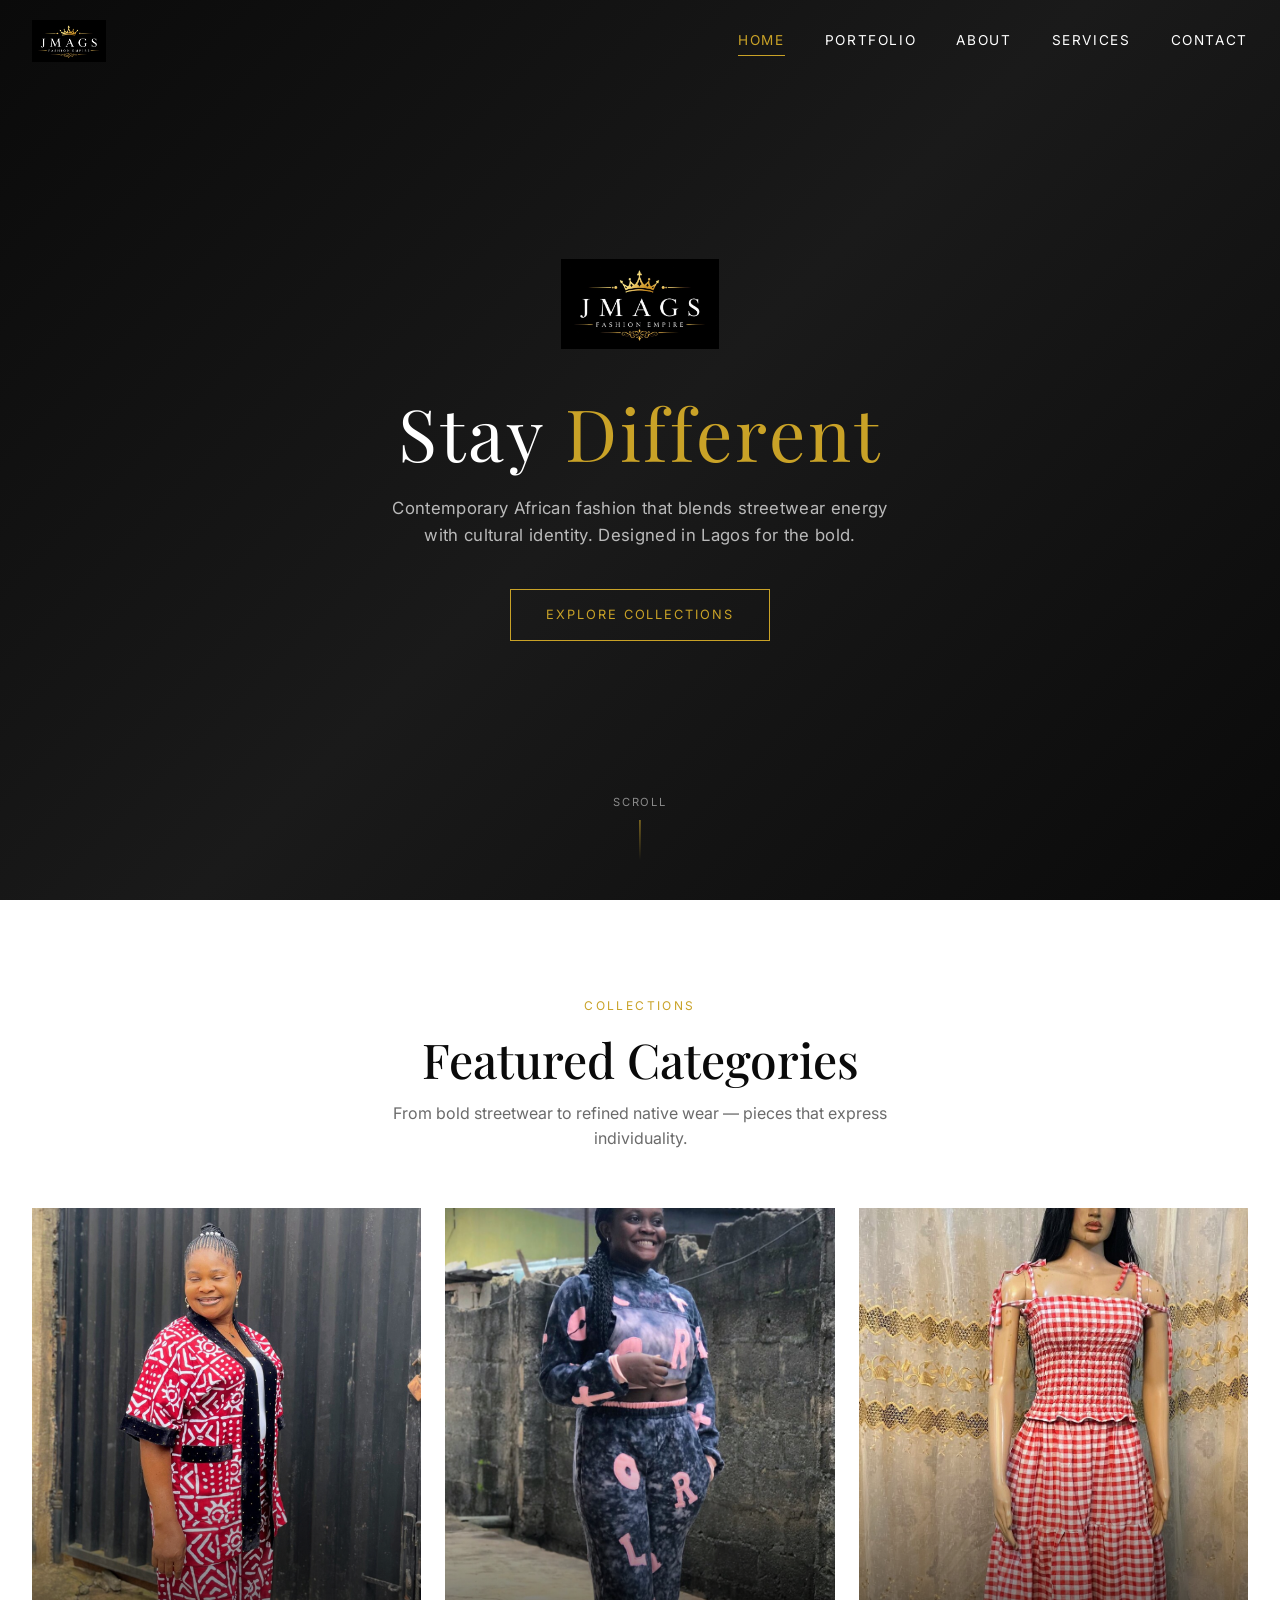
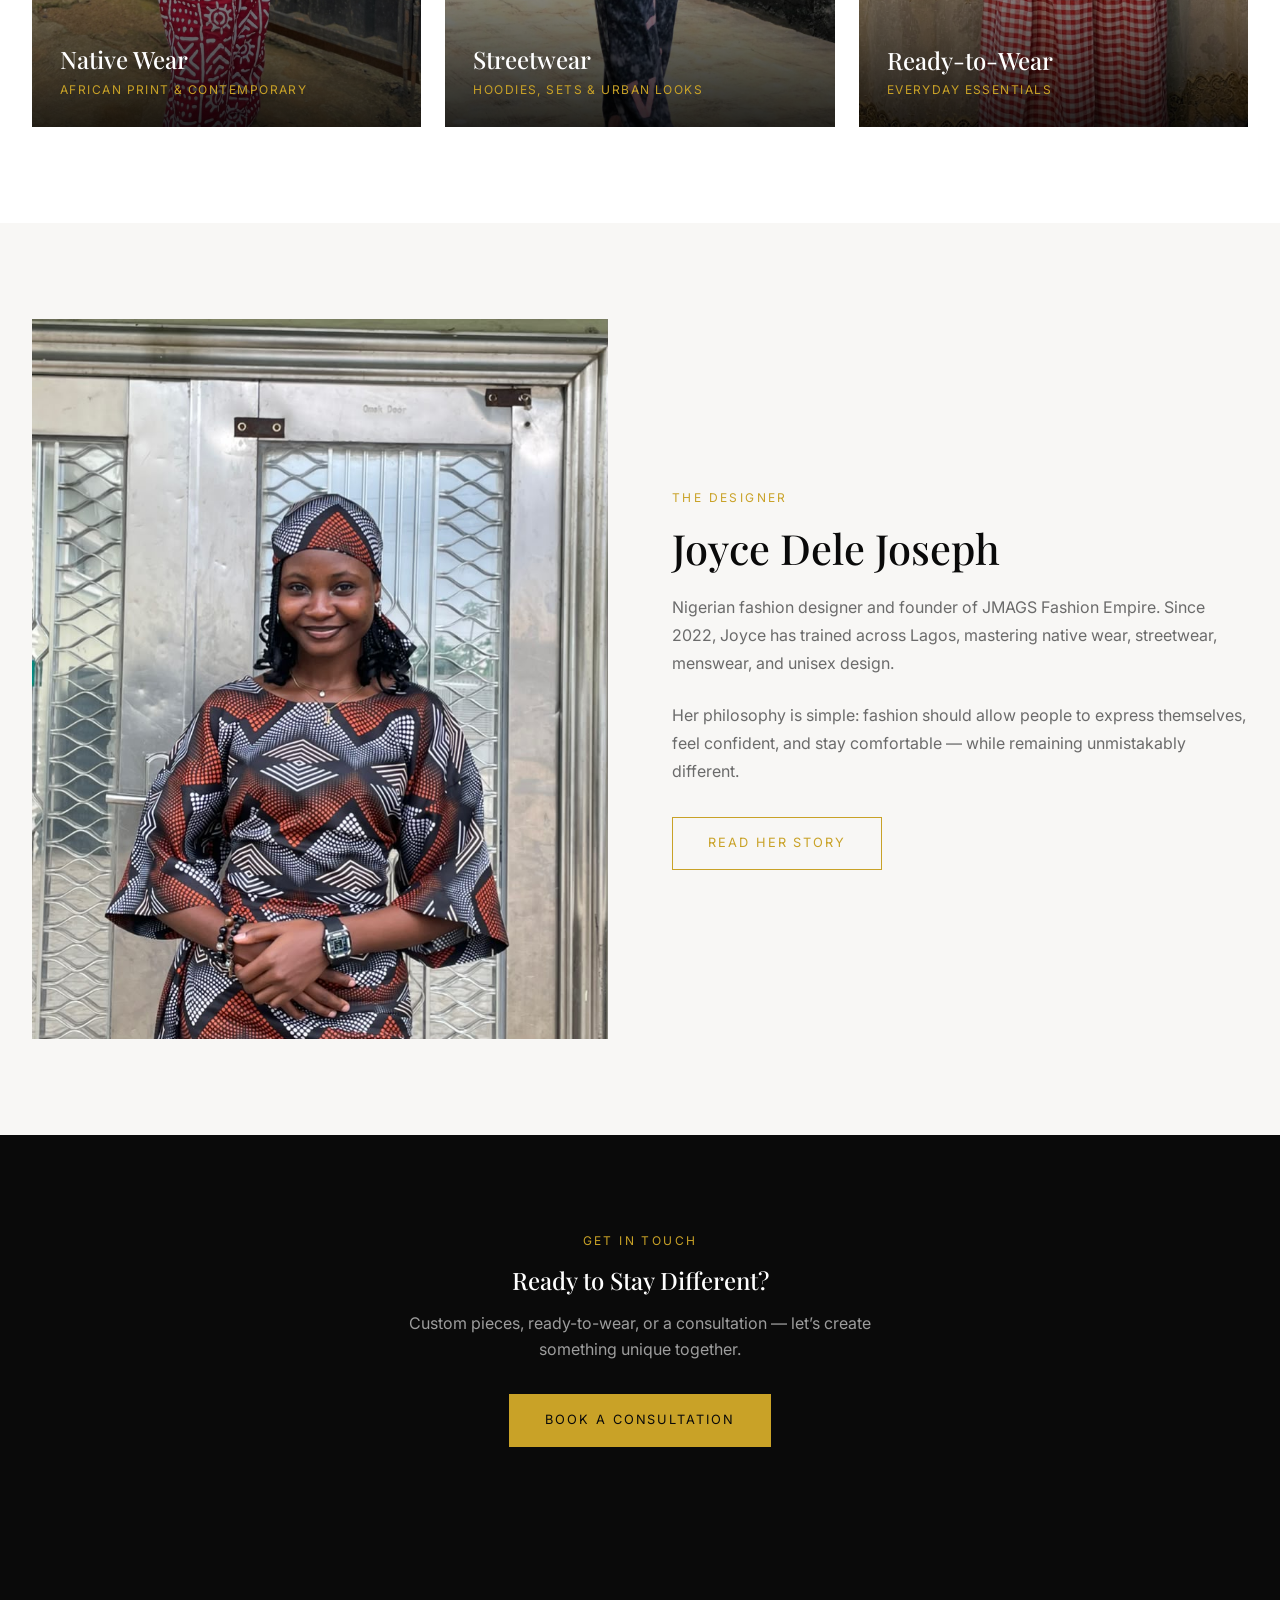
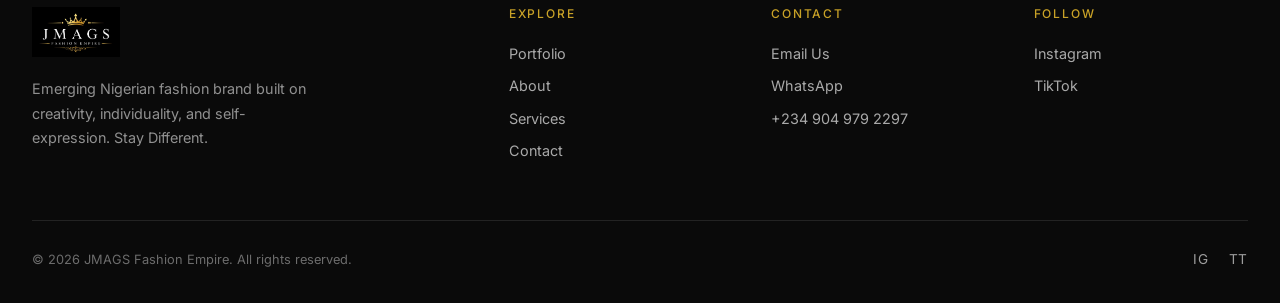
<file: index.html>
<!DOCTYPE html>
<html lang="en">
<head>
  <meta charset="UTF-8">
  <meta name="viewport" content="width=device-width, initial-scale=1.0">
  <title>JMAGS Fashion Empire | Stay Different</title>
  <meta name="description" content="JMAGS Fashion Empire — Nigerian fashion designer Joyce Dele Joseph. Native wear, streetwear, ready-to-wear & unisex pieces. Stay Different.">
  <link rel="preconnect" href="https://fonts.googleapis.com">
  <link rel="preconnect" href="https://fonts.gstatic.com" crossorigin>
  <link href="https://fonts.googleapis.com/css2?family=Inter:wght@300;400;500;600&family=Playfair+Display:ital,wght@0,400;0,500;0,600;1,400&display=swap" rel="stylesheet">
  <link rel="stylesheet" href="css/style.css">
</head>
<body>
  <!-- Header -->
  <header class="site-header">
    <div class="header-inner">
      <a href="index.html" class="nav-logo">
        <img src="assets/logo-dark.jpeg" alt="JMAGS Fashion Empire" class="logo-dark">
        <img src="assets/logo-light.jpeg" alt="JMAGS Fashion Empire" class="logo-light">
      </a>
      <nav class="nav-links">
        <a href="index.html" class="active">Home</a>
        <a href="portfolio.html">Portfolio</a>
        <a href="about.html">About</a>
        <a href="services.html">Services</a>
        <a href="contact.html">Contact</a>
      </nav>
      <button class="nav-toggle" aria-label="Open menu">
        <span></span>
        <span></span>
        <span></span>
      </button>
    </div>
  </header>

  <!-- Mobile Menu -->
  <div class="mobile-overlay"></div>
  <div class="mobile-menu">
    <a href="index.html">Home</a>
    <a href="portfolio.html">Portfolio</a>
    <a href="about.html">About</a>
    <a href="services.html">Services</a>
    <a href="contact.html">Contact</a>
  </div>

  <!-- Hero -->
  <section class="hero">
    <div class="hero-bg"></div>
    <div class="hero-content">
      <div class="hero-logo">
        <img src="assets/logo-dark.jpeg" alt="JMAGS Fashion Empire">
      </div>
      <h1 class="hero-tagline">Stay <span>Different</span></h1>
      <p class="hero-sub">Contemporary African fashion that blends streetwear energy with cultural identity. Designed in Lagos for the bold.</p>
      <a href="portfolio.html" class="btn">Explore Collections</a>
    </div>
    <div class="hero-scroll">
      <span>Scroll</span>
      <div class="hero-scroll-line"></div>
    </div>
  </section>

  <!-- Featured Categories -->
  <section class="section">
    <div class="container">
      <div class="section-header">
        <span class="section-label">Collections</span>
        <h2>Featured Categories</h2>
        <p>From bold streetwear to refined native wear — pieces that express individuality.</p>
      </div>
      <div class="categories-grid">
        <a href="portfolio.html?filter=native" class="category-card">
          <img src="assets/images/native/native-01-red-print-set.jpg" alt="Native Wear">
          <div class="category-overlay">
            <h3>Native Wear</h3>
            <span>African Print & Contemporary</span>
          </div>
        </a>
        <a href="portfolio.html?filter=streetwear" class="category-card">
          <img src="assets/images/streetwear/street-01-acid-wash-set.jpg" alt="Streetwear">
          <div class="category-overlay">
            <h3>Streetwear</h3>
            <span>Hoodies, Sets & Urban Looks</span>
          </div>
        </a>
        <a href="portfolio.html?filter=ready-to-wear" class="category-card">
          <img src="assets/images/ready-to-wear/rtw-02-red-gingham-set.jpg" alt="Ready-to-Wear">
          <div class="category-overlay">
            <h3>Ready-to-Wear</h3>
            <span>Everyday Essentials</span>
          </div>
        </a>
      </div>
    </div>
  </section>

  <!-- About Preview -->
  <section class="section section-light">
    <div class="container">
      <div class="about-preview">
        <div class="about-preview-image">
          <img src="assets/joyce-headshot.jpeg" alt="Joyce Dele Joseph — Founder of JMAGS Fashion Empire">
        </div>
        <div class="about-preview-content">
          <span class="section-label">The Designer</span>
          <h2>Joyce Dele Joseph</h2>
          <p>Nigerian fashion designer and founder of JMAGS Fashion Empire. Since 2022, Joyce has trained across Lagos, mastering native wear, streetwear, menswear, and unisex design.</p>
          <p>Her philosophy is simple: fashion should allow people to express themselves, feel confident, and stay comfortable — while remaining unmistakably different.</p>
          <a href="about.html" class="btn">Read Her Story</a>
        </div>
      </div>
    </div>
  </section>

  <!-- CTA -->
  <section class="section section-dark">
    <div class="container text-center">
      <span class="section-label">Get in Touch</span>
      <h2 style="margin-bottom: 1rem;">Ready to Stay Different?</h2>
      <p style="color: rgba(255,255,255,0.6); max-width: 480px; margin: 0 auto 2rem;">Custom pieces, ready-to-wear, or a consultation — let’s create something unique together.</p>
      <a href="contact.html" class="btn btn-filled">Book a Consultation</a>
    </div>
  </section>

  <!-- Footer -->
  <footer class="site-footer">
    <div class="container">
      <div class="footer-grid">
        <div class="footer-brand">
          <img src="assets/logo-dark.jpeg" alt="JMAGS Fashion Empire">
          <p>Emerging Nigerian fashion brand built on creativity, individuality, and self-expression. Stay Different.</p>
        </div>
        <div class="footer-col">
          <h4>Explore</h4>
          <a href="portfolio.html">Portfolio</a>
          <a href="about.html">About</a>
          <a href="services.html">Services</a>
          <a href="contact.html">Contact</a>
        </div>
        <div class="footer-col">
          <h4>Contact</h4>
          <a href="mailto:Jmagsfashionempire354@gmail.com">Email Us</a>
          <a href="https://wa.me/2349049792297" target="_blank" rel="noopener">WhatsApp</a>
          <a href="tel:+2349049792297">+234 904 979 2297</a>
        </div>
        <div class="footer-col">
          <h4>Follow</h4>
          <a href="https://instagram.com/jmags29" target="_blank" rel="noopener">Instagram</a>
          <a href="https://www.tiktok.com/@Jmags051" target="_blank" rel="noopener">TikTok</a>
        </div>
      </div>
      <div class="footer-bottom">
        <span>&copy; 2026 JMAGS Fashion Empire. All rights reserved.</span>
        <div class="social-links">
          <a href="https://instagram.com/jmags29" target="_blank" rel="noopener">IG</a>
          <a href="https://www.tiktok.com/@Jmags051" target="_blank" rel="noopener">TT</a>
        </div>
      </div>
    </div>
  </footer>

  <script src="js/main.js"></script>
</body>
</html>
</file>
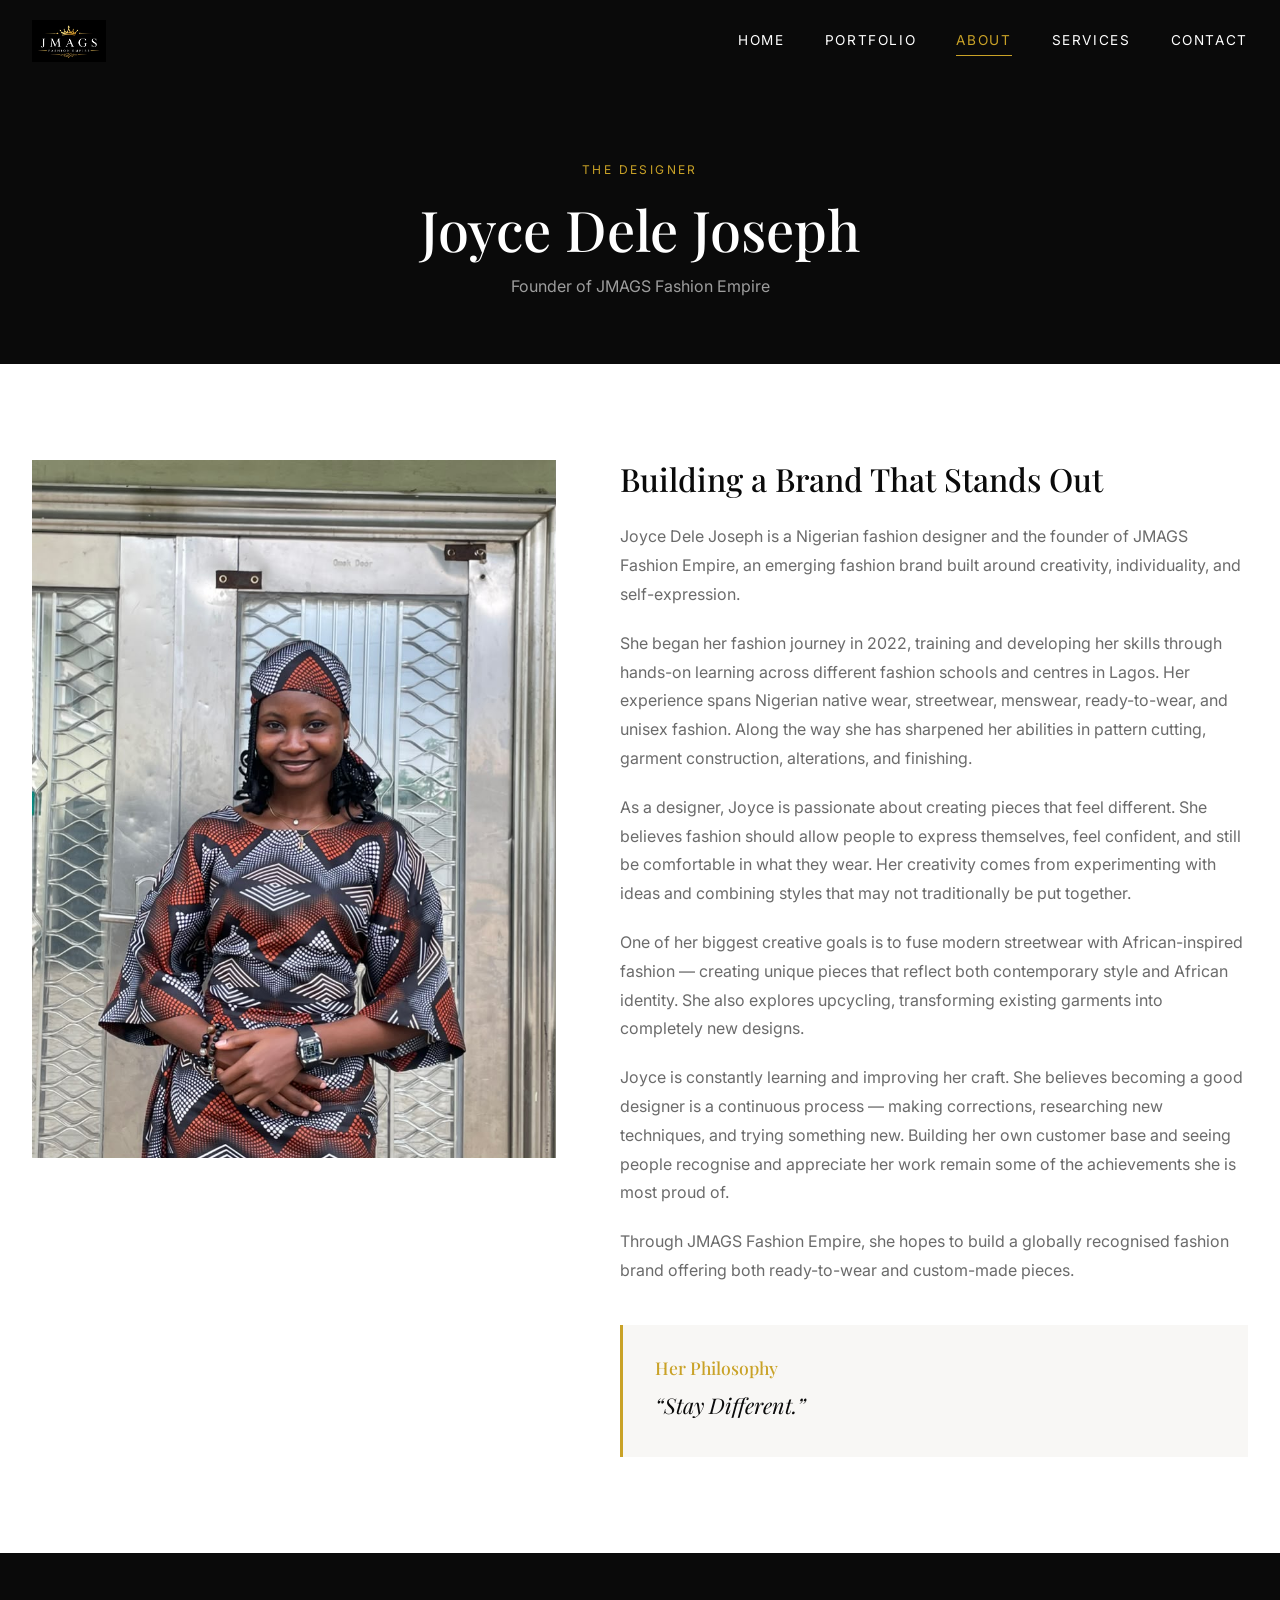
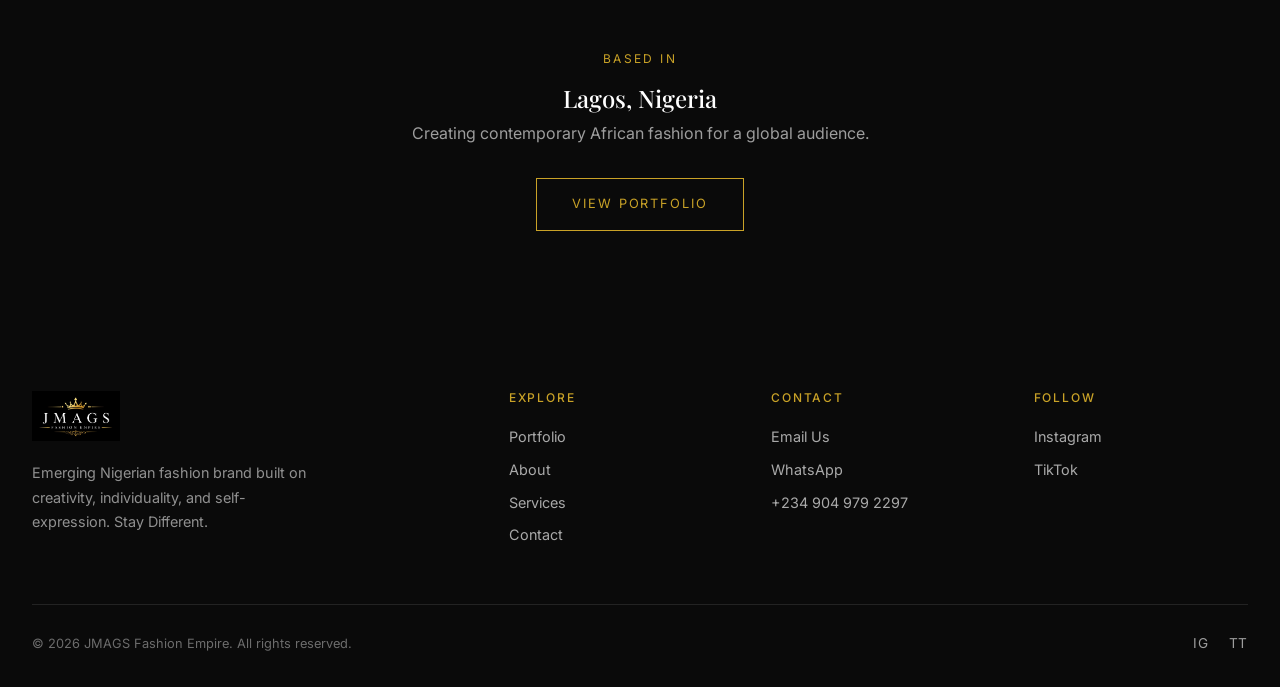
<file: about.html>
<!DOCTYPE html>
<html lang="en">
<head>
  <meta charset="UTF-8">
  <meta name="viewport" content="width=device-width, initial-scale=1.0">
  <title>About Joyce Dele Joseph | JMAGS Fashion Empire</title>
  <meta name="description" content="Meet Joyce Dele Joseph — Nigerian fashion designer and founder of JMAGS Fashion Empire. Her journey, philosophy, and vision.">
  <link rel="preconnect" href="https://fonts.googleapis.com">
  <link rel="preconnect" href="https://fonts.gstatic.com" crossorigin>
  <link href="https://fonts.googleapis.com/css2?family=Inter:wght@300;400;500;600&family=Playfair+Display:ital,wght@0,400;0,500;0,600;1,400&display=swap" rel="stylesheet">
  <link rel="stylesheet" href="css/style.css">
</head>
<body class="light-nav">
  <header class="site-header">
    <div class="header-inner">
      <a href="index.html" class="nav-logo">
        <img src="assets/logo-dark.jpeg" alt="JMAGS Fashion Empire" class="logo-dark">
        <img src="assets/logo-light.jpeg" alt="JMAGS Fashion Empire" class="logo-light">
      </a>
      <nav class="nav-links">
        <a href="index.html">Home</a>
        <a href="portfolio.html">Portfolio</a>
        <a href="about.html" class="active">About</a>
        <a href="services.html">Services</a>
        <a href="contact.html">Contact</a>
      </nav>
      <button class="nav-toggle" aria-label="Open menu">
        <span></span><span></span><span></span>
      </button>
    </div>
  </header>

  <div class="mobile-overlay"></div>
  <div class="mobile-menu">
    <a href="index.html">Home</a>
    <a href="portfolio.html">Portfolio</a>
    <a href="about.html">About</a>
    <a href="services.html">Services</a>
    <a href="contact.html">Contact</a>
  </div>

  <section class="page-hero">
    <div class="container">
      <span class="section-label">The Designer</span>
      <h1>Joyce Dele Joseph</h1>
      <p>Founder of JMAGS Fashion Empire</p>
    </div>
  </section>

  <section class="section">
    <div class="container">
      <div class="about-full">
        <div class="about-full-image">
          <img src="assets/joyce-headshot.jpeg" alt="Joyce Dele Joseph">
        </div>
        <div class="about-full-content">
          <h2>Building a Brand That Stands Out</h2>
          <p>Joyce Dele Joseph is a Nigerian fashion designer and the founder of JMAGS Fashion Empire, an emerging fashion brand built around creativity, individuality, and self-expression.</p>
          <p>She began her fashion journey in 2022, training and developing her skills through hands-on learning across different fashion schools and centres in Lagos. Her experience spans Nigerian native wear, streetwear, menswear, ready-to-wear, and unisex fashion. Along the way she has sharpened her abilities in pattern cutting, garment construction, alterations, and finishing.</p>
          <p>As a designer, Joyce is passionate about creating pieces that feel different. She believes fashion should allow people to express themselves, feel confident, and still be comfortable in what they wear. Her creativity comes from experimenting with ideas and combining styles that may not traditionally be put together.</p>
          <p>One of her biggest creative goals is to fuse modern streetwear with African-inspired fashion — creating unique pieces that reflect both contemporary style and African identity. She also explores upcycling, transforming existing garments into completely new designs.</p>
          <p>Joyce is constantly learning and improving her craft. She believes becoming a good designer is a continuous process — making corrections, researching new techniques, and trying something new. Building her own customer base and seeing people recognise and appreciate her work remain some of the achievements she is most proud of.</p>
          <p>Through JMAGS Fashion Empire, she hopes to build a globally recognised fashion brand offering both ready-to-wear and custom-made pieces.</p>

          <div class="philosophy-box">
            <h3>Her Philosophy</h3>
            <p>“Stay Different.”</p>
          </div>
        </div>
      </div>
    </div>
  </section>

  <section class="section section-dark">
    <div class="container text-center">
      <span class="section-label">Based in</span>
      <h2 style="margin-bottom: 0.5rem;">Lagos, Nigeria</h2>
      <p style="color: rgba(255,255,255,0.6); margin-bottom: 2rem;">Creating contemporary African fashion for a global audience.</p>
      <a href="portfolio.html" class="btn">View Portfolio</a>
    </div>
  </section>

  <footer class="site-footer">
    <div class="container">
      <div class="footer-grid">
        <div class="footer-brand">
          <img src="assets/logo-dark.jpeg" alt="JMAGS Fashion Empire">
          <p>Emerging Nigerian fashion brand built on creativity, individuality, and self-expression. Stay Different.</p>
        </div>
        <div class="footer-col">
          <h4>Explore</h4>
          <a href="portfolio.html">Portfolio</a>
          <a href="about.html">About</a>
          <a href="services.html">Services</a>
          <a href="contact.html">Contact</a>
        </div>
        <div class="footer-col">
          <h4>Contact</h4>
          <a href="mailto:Jmagsfashionempire354@gmail.com">Email Us</a>
          <a href="https://wa.me/2349049792297" target="_blank" rel="noopener">WhatsApp</a>
          <a href="tel:+2349049792297">+234 904 979 2297</a>
        </div>
        <div class="footer-col">
          <h4>Follow</h4>
          <a href="https://instagram.com/jmags29" target="_blank" rel="noopener">Instagram</a>
          <a href="https://www.tiktok.com/@Jmags051" target="_blank" rel="noopener">TikTok</a>
        </div>
      </div>
      <div class="footer-bottom">
        <span>&copy; 2026 JMAGS Fashion Empire. All rights reserved.</span>
        <div class="social-links">
          <a href="https://instagram.com/jmags29" target="_blank" rel="noopener">IG</a>
          <a href="https://www.tiktok.com/@Jmags051" target="_blank" rel="noopener">TT</a>
        </div>
      </div>
    </div>
  </footer>

  <script src="js/main.js"></script>
</body>
</html>
</file>
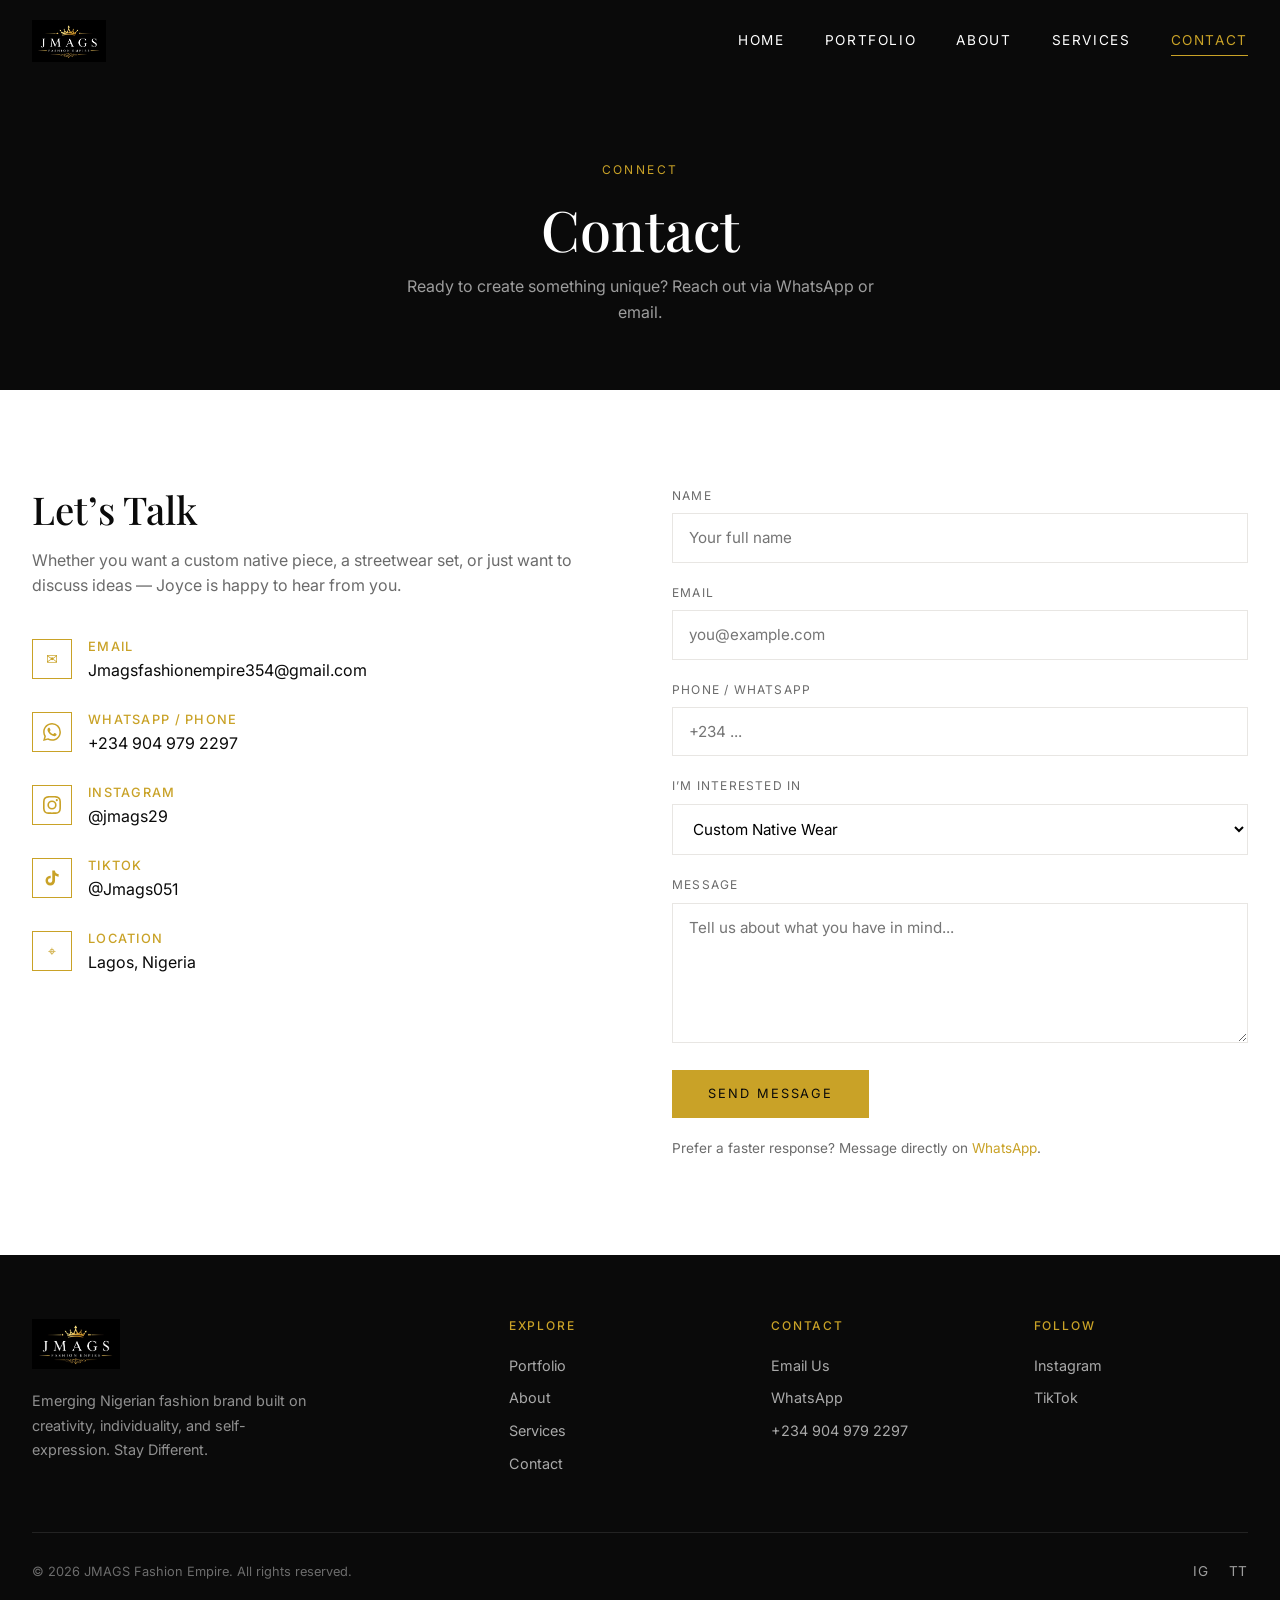
<file: contact.html>
<!DOCTYPE html>
<html lang="en">
<head>
  <meta charset="UTF-8">
  <meta name="viewport" content="width=device-width, initial-scale=1.0">
  <title>Contact | JMAGS Fashion Empire</title>
  <meta name="description" content="Get in touch with JMAGS Fashion Empire. WhatsApp, email or Instagram — let's create something different.">
  <link rel="preconnect" href="https://fonts.googleapis.com">
  <link rel="preconnect" href="https://fonts.gstatic.com" crossorigin>
  <link href="https://fonts.googleapis.com/css2?family=Inter:wght@300;400;500;600&family=Playfair+Display:ital,wght@0,400;0,500;0,600;1,400&display=swap" rel="stylesheet">
  <link rel="stylesheet" href="css/style.css">
</head>
<body class="light-nav">
  <header class="site-header">
    <div class="header-inner">
      <a href="index.html" class="nav-logo">
        <img src="assets/logo-dark.jpeg" alt="JMAGS Fashion Empire" class="logo-dark">
        <img src="assets/logo-light.jpeg" alt="JMAGS Fashion Empire" class="logo-light">
      </a>
      <nav class="nav-links">
        <a href="index.html">Home</a>
        <a href="portfolio.html">Portfolio</a>
        <a href="about.html">About</a>
        <a href="services.html">Services</a>
        <a href="contact.html" class="active">Contact</a>
      </nav>
      <button class="nav-toggle" aria-label="Open menu">
        <span></span><span></span><span></span>
      </button>
    </div>
  </header>

  <div class="mobile-overlay"></div>
  <div class="mobile-menu">
    <a href="index.html">Home</a>
    <a href="portfolio.html">Portfolio</a>
    <a href="about.html">About</a>
    <a href="services.html">Services</a>
    <a href="contact.html">Contact</a>
  </div>

  <section class="page-hero">
    <div class="container">
      <span class="section-label">Connect</span>
      <h1>Contact</h1>
      <p>Ready to create something unique? Reach out via WhatsApp or email.</p>
    </div>
  </section>

  <section class="section">
    <div class="container">
      <div class="contact-grid">
        <div class="contact-info">
          <h2>Let’s Talk</h2>
          <p>Whether you want a custom native piece, a streetwear set, or just want to discuss ideas — Joyce is happy to hear from you.</p>

          <div class="contact-detail">
            <div class="contact-detail-icon">✉</div>
            <div>
              <h4>Email</h4>
              <a href="mailto:Jmagsfashionempire354@gmail.com">Jmagsfashionempire354@gmail.com</a>
            </div>
          </div>

          <div class="contact-detail">
            <div class="contact-detail-icon">
              <svg viewBox="0 0 24 24" width="18" height="18" fill="currentColor" aria-hidden="true">
                <path d="M17.472 14.382c-.297-.149-1.758-.867-2.03-.967-.273-.099-.471-.148-.67.15-.197.297-.767.966-.94 1.164-.173.199-.347.223-.644.075-.297-.15-1.255-.463-2.39-1.475-.883-.788-1.48-1.761-1.653-2.059-.173-.297-.018-.458.13-.606.134-.133.298-.347.446-.52.149-.174.198-.298.298-.497.099-.198.05-.371-.025-.52-.075-.149-.669-1.612-.916-2.207-.242-.579-.487-.5-.669-.51-.173-.008-.371-.01-.57-.01-.198 0-.52.074-.792.372-.272.297-1.04 1.016-1.04 2.479 0 1.462 1.065 2.875 1.213 3.074.149.198 2.096 3.2 5.077 4.487.709.306 1.262.489 1.694.625.712.227 1.36.195 1.871.118.571-.085 1.758-.719 2.006-1.413.248-.694.248-1.289.173-1.413-.074-.124-.272-.198-.57-.347m-5.421 7.403h-.004a9.87 9.87 0 0 1-5.031-1.378l-.361-.214-3.741.982.998-3.648-.235-.374a9.86 9.86 0 0 1-1.51-5.26c.001-5.45 4.436-9.884 9.888-9.884 2.64 0 5.122 1.03 6.988 2.898a9.825 9.825 0 0 1 2.893 6.994c-.003 5.45-4.435 9.884-9.885 9.884m8.413-18.297A11.815 11.815 0 0 0 12.05 0C5.495 0 .16 5.335.157 11.892c0 2.096.547 4.142 1.588 5.945L.057 24l6.305-1.654a11.882 11.882 0 0 0 5.683 1.448h.005c6.554 0 11.89-5.335 11.893-11.893a11.821 11.821 0 0 0-3.48-8.413z"/>
              </svg>
            </div>
            <div>
              <h4>WhatsApp / Phone</h4>
              <a href="https://wa.me/2349049792297" target="_blank" rel="noopener">+234 904 979 2297</a>
            </div>
          </div>

          <div class="contact-detail">
            <div class="contact-detail-icon">
              <svg viewBox="0 0 24 24" width="18" height="18" fill="currentColor" aria-hidden="true">
                <path d="M12 2.163c3.204 0 3.584.012 4.85.07 3.252.148 4.771 1.691 4.919 4.919.058 1.265.069 1.645.069 4.849 0 3.205-.012 3.584-.069 4.849-.149 3.225-1.664 4.771-4.919 4.919-1.266.058-1.644.07-4.85.07-3.204 0-3.584-.012-4.849-.07-3.26-.149-4.771-1.699-4.919-4.92-.058-1.265-.07-1.644-.07-4.849 0-3.204.013-3.583.07-4.849.149-3.227 1.664-4.771 4.919-4.919 1.266-.057 1.645-.069 4.849-.069zM12 0C8.741 0 8.333.014 7.053.072 2.695.272.273 2.69.073 7.052.014 8.333 0 8.741 0 12c0 3.259.014 3.668.072 4.948.2 4.358 2.618 6.78 6.98 6.98C8.333 23.986 8.741 24 12 24c3.259 0 3.668-.014 4.948-.072 4.354-.2 6.782-2.618 6.979-6.98.059-1.28.073-1.689.073-4.948 0-3.259-.014-3.667-.072-4.947-.196-4.354-2.617-6.78-6.979-6.98C15.668.014 15.259 0 12 0zm0 5.838a6.162 6.162 0 1 0 0 12.324 6.162 6.162 0 0 0 0-12.324zM12 16a4 4 0 1 1 0-8 4 4 0 0 1 0 8zm6.406-11.845a1.44 1.44 0 1 0 0 2.881 1.44 1.44 0 0 0 0-2.881z"/>
              </svg>
            </div>
            <div>
              <h4>Instagram</h4>
              <a href="https://instagram.com/jmags29" target="_blank" rel="noopener">@jmags29</a>
            </div>
          </div>

          <div class="contact-detail">
            <div class="contact-detail-icon">
              <svg viewBox="0 0 24 24" width="18" height="18" fill="currentColor" aria-hidden="true">
                <path d="M19.59 6.69a4.83 4.83 0 0 1-3.77-4.25V2h-3.45v13.67a2.89 2.89 0 0 1-2.88 2.5 2.89 2.89 0 0 1-2.89-2.89 2.89 2.89 0 0 1 2.89-2.89c.28 0 .54.04.79.1v-3.5a6.37 6.37 0 0 0-.79-.05A6.34 6.34 0 0 0 3.36 15.7a6.34 6.34 0 0 0 6.34 6.34 6.34 6.34 0 0 0 6.34-6.34V8.73a8.18 8.18 0 0 0 4.78 1.52V6.79a4.85 4.85 0 0 1-1.23-.1z"/>
              </svg>
            </div>
            <div>
              <h4>TikTok</h4>
              <a href="https://www.tiktok.com/@Jmags051" target="_blank" rel="noopener">@Jmags051</a>
            </div>
          </div>

          <div class="contact-detail">
            <div class="contact-detail-icon">⌖</div>
            <div>
              <h4>Location</h4>
              <p>Lagos, Nigeria</p>
            </div>
          </div>
        </div>

        <div>
          <form class="contact-form" action="https://formspree.io/f/xaenvkzq" method="POST">
            <!-- Replace action with a real Formspree or Formsubmit endpoint later -->
            <div class="form-group">
              <label for="name">Name</label>
              <input type="text" id="name" name="name" required placeholder="Your full name">
            </div>
            <div class="form-group">
              <label for="email">Email</label>
              <input type="email" id="email" name="email" required placeholder="you@example.com">
            </div>
            <div class="form-group">
              <label for="phone">Phone / WhatsApp</label>
              <input type="tel" id="phone" name="phone" placeholder="+234 ...">
            </div>
            <div class="form-group">
              <label for="interest">I’m interested in</label>
              <select id="interest" name="interest">
                <option value="custom-native">Custom Native Wear</option>
                <option value="streetwear">Streetwear / Sets</option>
                <option value="ready-to-wear">Ready-to-Wear</option>
                <option value="menswear">Menswear / Unisex</option>
                <option value="alterations">Alterations / Upcycling</option>
                <option value="consultation">Consultation</option>
                <option value="other">Other</option>
              </select>
            </div>
            <div class="form-group">
              <label for="message">Message</label>
              <textarea id="message" name="message" required placeholder="Tell us about what you have in mind..."></textarea>
            </div>
            <button type="submit" class="btn btn-filled" style="align-self: flex-start;">Send Message</button>
          </form>
          <p style="margin-top: 1.25rem; font-size: 0.85rem; color: var(--gray);">
            Prefer a faster response? Message directly on <a href="https://wa.me/2349049792297" target="_blank" rel="noopener" style="color: var(--gold);">WhatsApp</a>.
          </p>
        </div>
      </div>
    </div>
  </section>

  <footer class="site-footer">
    <div class="container">
      <div class="footer-grid">
        <div class="footer-brand">
          <img src="assets/logo-dark.jpeg" alt="JMAGS Fashion Empire">
          <p>Emerging Nigerian fashion brand built on creativity, individuality, and self-expression. Stay Different.</p>
        </div>
        <div class="footer-col">
          <h4>Explore</h4>
          <a href="portfolio.html">Portfolio</a>
          <a href="about.html">About</a>
          <a href="services.html">Services</a>
          <a href="contact.html">Contact</a>
        </div>
        <div class="footer-col">
          <h4>Contact</h4>
          <a href="mailto:Jmagsfashionempire354@gmail.com">Email Us</a>
          <a href="https://wa.me/2349049792297" target="_blank" rel="noopener">WhatsApp</a>
          <a href="tel:+2349049792297">+234 904 979 2297</a>
        </div>
        <div class="footer-col">
          <h4>Follow</h4>
          <a href="https://instagram.com/jmags29" target="_blank" rel="noopener">Instagram</a>
          <a href="https://www.tiktok.com/@Jmags051" target="_blank" rel="noopener">TikTok</a>
        </div>
      </div>
      <div class="footer-bottom">
        <span>&copy; 2026 JMAGS Fashion Empire. All rights reserved.</span>
        <div class="social-links">
          <a href="https://instagram.com/jmags29" target="_blank" rel="noopener">IG</a>
          <a href="https://www.tiktok.com/@Jmags051" target="_blank" rel="noopener">TT</a>
        </div>
      </div>
    </div>
  </footer>

  <script src="js/main.js"></script>
</body>
</html>
</file>
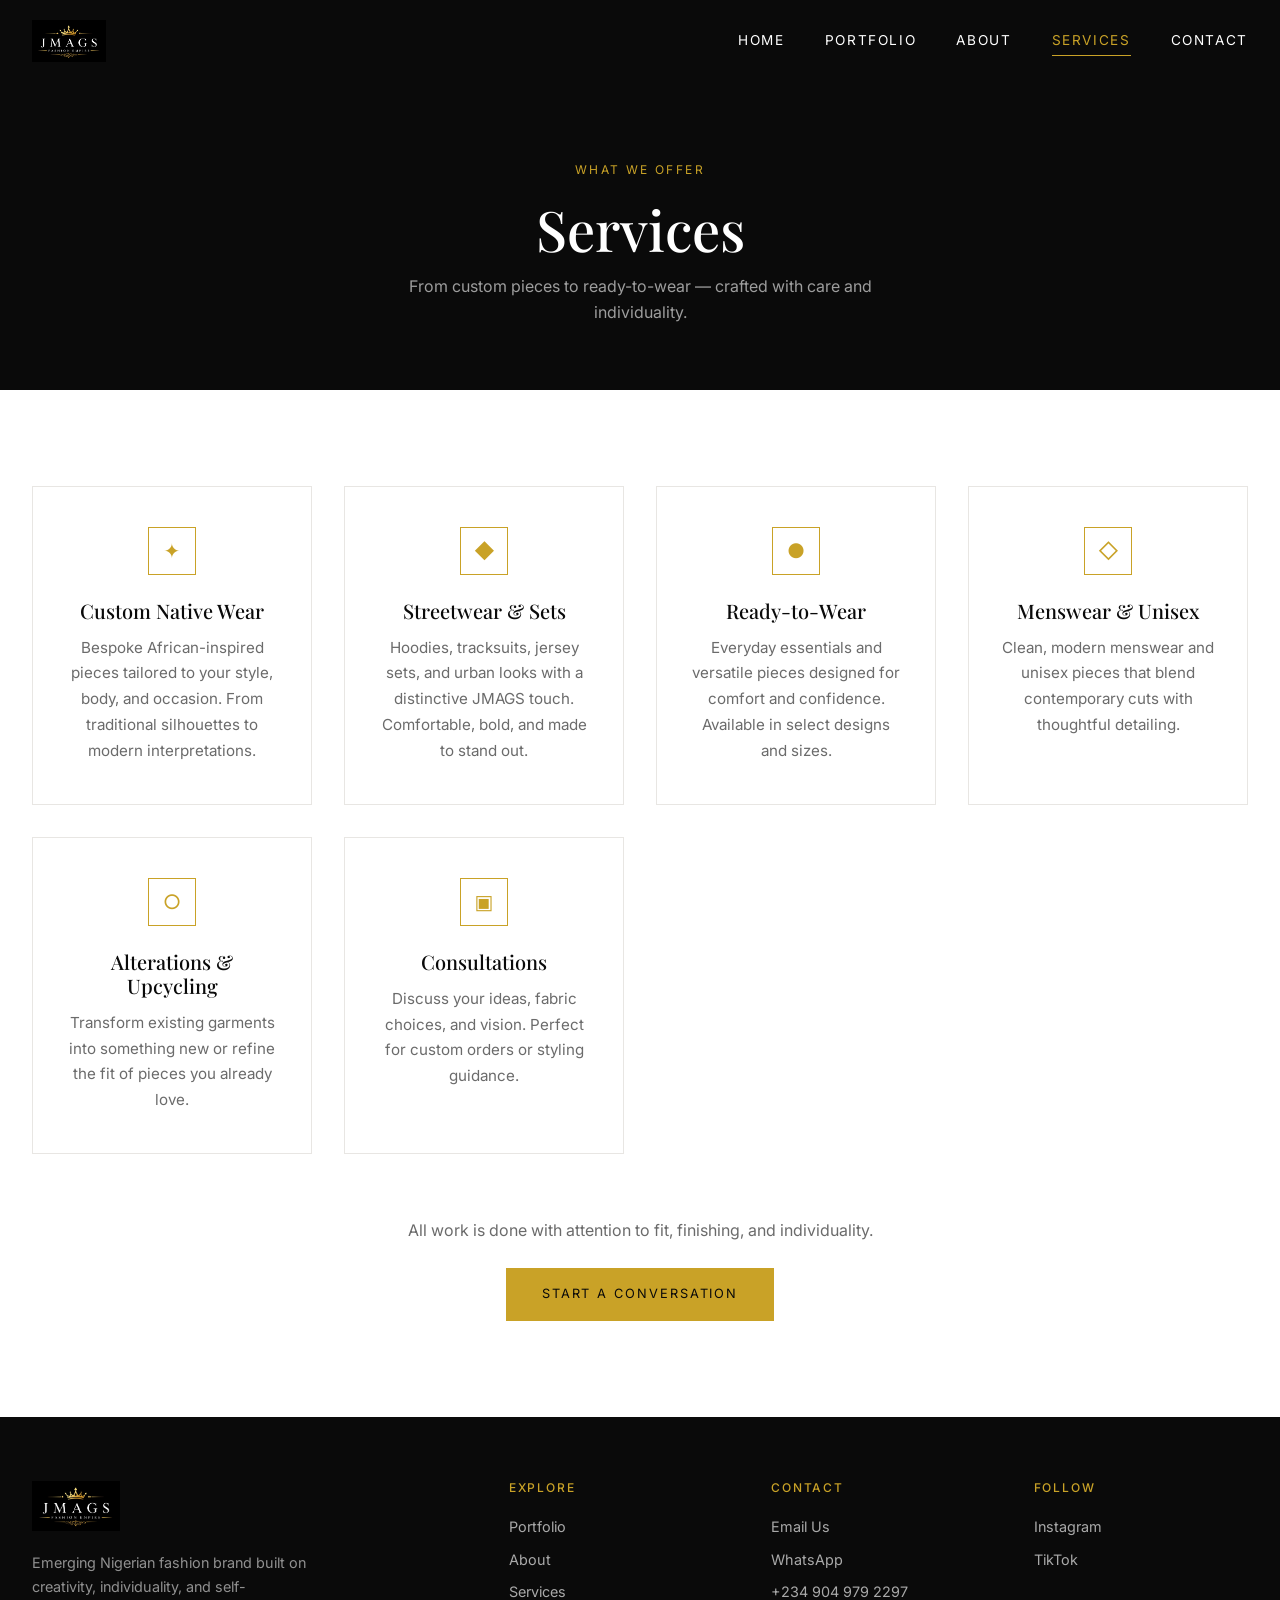
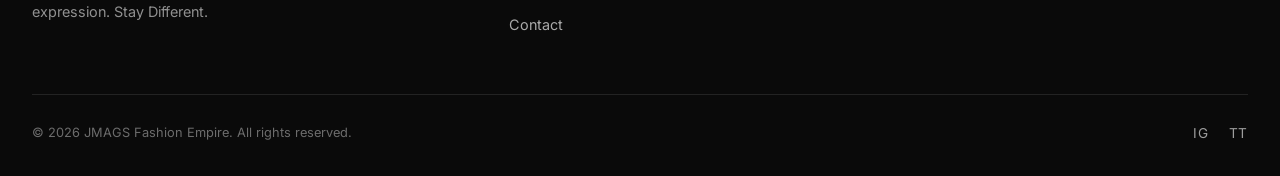
<file: services.html>
<!DOCTYPE html>
<html lang="en">
<head>
  <meta charset="UTF-8">
  <meta name="viewport" content="width=device-width, initial-scale=1.0">
  <title>Services | JMAGS Fashion Empire</title>
  <meta name="description" content="Custom native wear, streetwear, ready-to-wear, alterations and consultations by JMAGS Fashion Empire.">
  <link rel="preconnect" href="https://fonts.googleapis.com">
  <link rel="preconnect" href="https://fonts.gstatic.com" crossorigin>
  <link href="https://fonts.googleapis.com/css2?family=Inter:wght@300;400;500;600&family=Playfair+Display:ital,wght@0,400;0,500;0,600;1,400&display=swap" rel="stylesheet">
  <link rel="stylesheet" href="css/style.css">
</head>
<body class="light-nav">
  <header class="site-header">
    <div class="header-inner">
      <a href="index.html" class="nav-logo">
        <img src="assets/logo-dark.jpeg" alt="JMAGS Fashion Empire" class="logo-dark">
        <img src="assets/logo-light.jpeg" alt="JMAGS Fashion Empire" class="logo-light">
      </a>
      <nav class="nav-links">
        <a href="index.html">Home</a>
        <a href="portfolio.html">Portfolio</a>
        <a href="about.html">About</a>
        <a href="services.html" class="active">Services</a>
        <a href="contact.html">Contact</a>
      </nav>
      <button class="nav-toggle" aria-label="Open menu">
        <span></span><span></span><span></span>
      </button>
    </div>
  </header>

  <div class="mobile-overlay"></div>
  <div class="mobile-menu">
    <a href="index.html">Home</a>
    <a href="portfolio.html">Portfolio</a>
    <a href="about.html">About</a>
    <a href="services.html">Services</a>
    <a href="contact.html">Contact</a>
  </div>

  <section class="page-hero">
    <div class="container">
      <span class="section-label">What We Offer</span>
      <h1>Services</h1>
      <p>From custom pieces to ready-to-wear — crafted with care and individuality.</p>
    </div>
  </section>

  <section class="section">
    <div class="container">
      <div class="services-grid">
        <div class="service-card">
          <div class="service-icon">✦</div>
          <h3>Custom Native Wear</h3>
          <p>Bespoke African-inspired pieces tailored to your style, body, and occasion. From traditional silhouettes to modern interpretations.</p>
        </div>
        <div class="service-card">
          <div class="service-icon">◆</div>
          <h3>Streetwear & Sets</h3>
          <p>Hoodies, tracksuits, jersey sets, and urban looks with a distinctive JMAGS touch. Comfortable, bold, and made to stand out.</p>
        </div>
        <div class="service-card">
          <div class="service-icon">●</div>
          <h3>Ready-to-Wear</h3>
          <p>Everyday essentials and versatile pieces designed for comfort and confidence. Available in select designs and sizes.</p>
        </div>
        <div class="service-card">
          <div class="service-icon">◇</div>
          <h3>Menswear & Unisex</h3>
          <p>Clean, modern menswear and unisex pieces that blend contemporary cuts with thoughtful detailing.</p>
        </div>
        <div class="service-card">
          <div class="service-icon">○</div>
          <h3>Alterations & Upcycling</h3>
          <p>Transform existing garments into something new or refine the fit of pieces you already love.</p>
        </div>
        <div class="service-card">
          <div class="service-icon">▣</div>
          <h3>Consultations</h3>
          <p>Discuss your ideas, fabric choices, and vision. Perfect for custom orders or styling guidance.</p>
        </div>
      </div>

      <div class="text-center" style="margin-top: 4rem;">
        <p style="color: var(--gray); margin-bottom: 1.5rem;">All work is done with attention to fit, finishing, and individuality.</p>
        <a href="contact.html" class="btn btn-filled">Start a Conversation</a>
      </div>
    </div>
  </section>

  <footer class="site-footer">
    <div class="container">
      <div class="footer-grid">
        <div class="footer-brand">
          <img src="assets/logo-dark.jpeg" alt="JMAGS Fashion Empire">
          <p>Emerging Nigerian fashion brand built on creativity, individuality, and self-expression. Stay Different.</p>
        </div>
        <div class="footer-col">
          <h4>Explore</h4>
          <a href="portfolio.html">Portfolio</a>
          <a href="about.html">About</a>
          <a href="services.html">Services</a>
          <a href="contact.html">Contact</a>
        </div>
        <div class="footer-col">
          <h4>Contact</h4>
          <a href="mailto:Jmagsfashionempire354@gmail.com">Email Us</a>
          <a href="https://wa.me/2349049792297" target="_blank" rel="noopener">WhatsApp</a>
          <a href="tel:+2349049792297">+234 904 979 2297</a>
        </div>
        <div class="footer-col">
          <h4>Follow</h4>
          <a href="https://instagram.com/jmags29" target="_blank" rel="noopener">Instagram</a>
          <a href="https://www.tiktok.com/@Jmags051" target="_blank" rel="noopener">TikTok</a>
        </div>
      </div>
      <div class="footer-bottom">
        <span>&copy; 2026 JMAGS Fashion Empire. All rights reserved.</span>
        <div class="social-links">
          <a href="https://instagram.com/jmags29" target="_blank" rel="noopener">IG</a>
          <a href="https://www.tiktok.com/@Jmags051" target="_blank" rel="noopener">TT</a>
        </div>
      </div>
    </div>
  </footer>

  <script src="js/main.js"></script>
</body>
</html>
</file>
<file: css/style.css>
/* ============================================
   JMAGS FASHION EMPIRE — Portfolio Stylesheet
   Luxury Minimal | Black · White · Gold
   ============================================ */

:root {
  --black: #0a0a0a;
  --black-soft: #141414;
  --white: #ffffff;
  --off-white: #f8f7f5;
  --gold: #c9a227;
  --gold-light: #e0c15a;
  --gold-dark: #a6851e;
  --gray: #6b6b6b;
  --gray-light: #e8e6e3;
  --transition: 0.35s cubic-bezier(0.25, 0.46, 0.45, 0.94);
  --font-serif: 'Playfair Display', Georgia, serif;
  --font-sans: 'Inter', system-ui, -apple-system, sans-serif;
}

*, *::before, *::after {
  margin: 0;
  padding: 0;
  box-sizing: border-box;
}

html {
  scroll-behavior: smooth;
  font-size: 16px;
}

body {
  font-family: var(--font-sans);
  background: var(--white);
  color: var(--black);
  line-height: 1.6;
  overflow-x: hidden;
  -webkit-font-smoothing: antialiased;
}

img {
  max-width: 100%;
  height: auto;
  display: block;
}

a {
  text-decoration: none;
  color: inherit;
  transition: color var(--transition);
}

ul {
  list-style: none;
}

button {
  border: none;
  background: none;
  cursor: pointer;
  font-family: inherit;
}

/* ---------- Typography ---------- */
h1, h2, h3, h4 {
  font-family: var(--font-serif);
  font-weight: 500;
  line-height: 1.2;
}

.section-label {
  font-family: var(--font-sans);
  font-size: 0.75rem;
  letter-spacing: 0.2em;
  text-transform: uppercase;
  color: var(--gold);
  margin-bottom: 1rem;
  display: block;
}

/* ---------- Header / Navigation ---------- */
.site-header {
  position: fixed;
  top: 0;
  left: 0;
  width: 100%;
  z-index: 1000;
  padding: 1.25rem 0;
  transition: background var(--transition), padding var(--transition), box-shadow var(--transition);
}

.site-header.scrolled {
  background: rgba(10, 10, 10, 0.95);
  backdrop-filter: blur(12px);
  padding: 0.85rem 0;
  box-shadow: 0 2px 20px rgba(0,0,0,0.3);
}

.site-header.scrolled .nav-logo img,
.site-header.scrolled .nav-links a,
.site-header.scrolled .nav-toggle span {
  filter: none;
}

.header-inner {
  max-width: 1400px;
  margin: 0 auto;
  padding: 0 2rem;
  display: flex;
  align-items: center;
  justify-content: space-between;
}

.nav-logo img {
  height: 42px;
  width: auto;
  transition: opacity var(--transition);
}

.nav-logo img.logo-light {
  display: none;
}

/* Default: show dark logo (white text) — works on black hero */
.nav-logo img.logo-dark {
  display: block;
}

/* When scrolled (dark header bar) keep the white-text logo */
.site-header.scrolled .nav-logo img.logo-dark {
  display: block;
}
.site-header.scrolled .nav-logo img.logo-light {
  display: none;
}

.nav-links {
  display: flex;
  gap: 2.5rem;
  align-items: center;
}

.nav-links a {
  font-size: 0.85rem;
  letter-spacing: 0.12em;
  text-transform: uppercase;
  color: var(--white);
  position: relative;
  padding: 0.25rem 0;
}

.nav-links a::after {
  content: '';
  position: absolute;
  bottom: 0;
  left: 0;
  width: 0;
  height: 1px;
  background: var(--gold);
  transition: width var(--transition);
}

.nav-links a:hover::after,
.nav-links a.active::after {
  width: 100%;
}

.nav-links a:hover,
.nav-links a.active {
  color: var(--gold);
}

.nav-toggle {
  display: none;
  flex-direction: column;
  gap: 6px;
  width: 28px;
}

.nav-toggle span {
  display: block;
  height: 1.5px;
  background: var(--white);
  transition: var(--transition);
}

/* ---------- Hero ---------- */
.hero {
  position: relative;
  min-height: 100vh;
  display: flex;
  align-items: center;
  justify-content: center;
  background: var(--black);
  color: var(--white);
  overflow: hidden;
}

.hero-bg {
  position: absolute;
  inset: 0;
  background: linear-gradient(135deg, #0a0a0a 0%, #1a1a1a 50%, #0a0a0a 100%);
}

.hero-content {
  position: relative;
  z-index: 2;
  text-align: center;
  padding: 2rem;
  max-width: 900px;
}

.hero-logo {
  margin-bottom: 2.5rem;
}

.hero-logo img {
  height: 90px;
  margin: 0 auto;
}

.hero-tagline {
  font-family: var(--font-serif);
  font-size: clamp(2.5rem, 6vw, 4.5rem);
  font-weight: 400;
  letter-spacing: 0.04em;
  margin-bottom: 1.25rem;
  color: var(--white);
}

.hero-tagline span {
  color: var(--gold);
}

.hero-sub {
  font-size: 1.05rem;
  color: rgba(255,255,255,0.7);
  max-width: 520px;
  margin: 0 auto 2.5rem;
  letter-spacing: 0.02em;
}

.btn {
  display: inline-flex;
  align-items: center;
  gap: 0.6rem;
  padding: 0.95rem 2.2rem;
  font-size: 0.8rem;
  letter-spacing: 0.15em;
  text-transform: uppercase;
  border: 1px solid var(--gold);
  color: var(--gold);
  transition: all var(--transition);
  background: transparent;
}

.btn:hover {
  background: var(--gold);
  color: var(--black);
}

.btn-filled {
  background: var(--gold);
  color: var(--black);
  border-color: var(--gold);
}

.btn-filled:hover {
  background: var(--gold-light);
  border-color: var(--gold-light);
}

.hero-scroll {
  position: absolute;
  bottom: 2.5rem;
  left: 50%;
  transform: translateX(-50%);
  display: flex;
  flex-direction: column;
  align-items: center;
  gap: 0.5rem;
  color: rgba(255,255,255,0.5);
  font-size: 0.7rem;
  letter-spacing: 0.15em;
  text-transform: uppercase;
}

.hero-scroll-line {
  width: 1px;
  height: 40px;
  background: linear-gradient(to bottom, var(--gold), transparent);
  animation: scrollPulse 2s ease-in-out infinite;
}

@keyframes scrollPulse {
  0%, 100% { opacity: 0.4; transform: scaleY(0.7); }
  50% { opacity: 1; transform: scaleY(1); }
}

/* ---------- Sections ---------- */
.section {
  padding: 6rem 0;
}

.section-dark {
  background: var(--black);
  color: var(--white);
}

.section-light {
  background: var(--off-white);
}

.container {
  max-width: 1400px;
  margin: 0 auto;
  padding: 0 2rem;
}

.section-header {
  text-align: center;
  margin-bottom: 3.5rem;
}

.section-header h2 {
  font-size: clamp(2rem, 4vw, 3rem);
  margin-bottom: 0.75rem;
}

.section-header p {
  color: var(--gray);
  max-width: 560px;
  margin: 0 auto;
}

.section-dark .section-header p {
  color: rgba(255,255,255,0.6);
}

/* ---------- Featured Categories ---------- */
.categories-grid {
  display: grid;
  grid-template-columns: repeat(3, 1fr);
  gap: 1.5rem;
}

.category-card {
  position: relative;
  aspect-ratio: 3/4;
  overflow: hidden;
  background: var(--black-soft);
  cursor: pointer;
}

.category-card img {
  width: 100%;
  height: 100%;
  object-fit: cover;
  transition: transform 0.7s cubic-bezier(0.25, 0.46, 0.45, 0.94);
}

.category-card:hover img {
  transform: scale(1.08);
}

.category-overlay {
  position: absolute;
  inset: 0;
  background: linear-gradient(to top, rgba(0,0,0,0.85) 0%, transparent 55%);
  display: flex;
  flex-direction: column;
  justify-content: flex-end;
  padding: 1.75rem;
  transition: background var(--transition);
}

.category-card:hover .category-overlay {
  background: linear-gradient(to top, rgba(0,0,0,0.9) 0%, rgba(0,0,0,0.2) 60%);
}

.category-overlay h3 {
  font-size: 1.5rem;
  color: var(--white);
  margin-bottom: 0.35rem;
}

.category-overlay span {
  font-size: 0.75rem;
  letter-spacing: 0.12em;
  text-transform: uppercase;
  color: var(--gold);
}

/* ---------- About Preview ---------- */
.about-preview {
  display: grid;
  grid-template-columns: 1fr 1fr;
  gap: 4rem;
  align-items: center;
}

.about-preview-image {
  position: relative;
}

.about-preview-image img {
  width: 100%;
  aspect-ratio: 4/5;
  object-fit: cover;
}

.about-preview-image::after {
  content: '';
  position: absolute;
  top: 1.5rem;
  left: 1.5rem;
  right: -1.5rem;
  bottom: -1.5rem;
  border: 1px solid var(--gold);
  z-index: -1;
}

.about-preview-content h2 {
  font-size: clamp(1.8rem, 3.5vw, 2.6rem);
  margin-bottom: 1.25rem;
}

.about-preview-content p {
  color: var(--gray);
  margin-bottom: 1.5rem;
  line-height: 1.75;
}

.about-preview-content .btn {
  margin-top: 0.5rem;
}

/* ---------- Portfolio Grid ---------- */
.portfolio-filters {
  display: flex;
  justify-content: center;
  flex-wrap: wrap;
  gap: 0.75rem;
  margin-bottom: 3rem;
}

.filter-btn {
  padding: 0.6rem 1.4rem;
  font-size: 0.75rem;
  letter-spacing: 0.12em;
  text-transform: uppercase;
  border: 1px solid var(--gray-light);
  color: var(--gray);
  transition: all var(--transition);
}

.filter-btn:hover,
.filter-btn.active {
  border-color: var(--gold);
  color: var(--gold);
  background: rgba(201, 162, 39, 0.08);
}

.portfolio-grid {
  display: grid;
  grid-template-columns: repeat(auto-fill, minmax(300px, 1fr));
  gap: 1.5rem;
}

.portfolio-item {
  position: relative;
  aspect-ratio: 3/4;
  overflow: hidden;
  background: var(--black-soft);
  cursor: pointer;
}

.portfolio-item img {
  width: 100%;
  height: 100%;
  object-fit: cover;
  transition: transform 0.6s ease;
}

.portfolio-item:hover img {
  transform: scale(1.06);
}

.portfolio-item-overlay {
  position: absolute;
  inset: 0;
  background: linear-gradient(to top, rgba(0,0,0,0.8) 0%, transparent 50%);
  opacity: 0;
  display: flex;
  flex-direction: column;
  justify-content: flex-end;
  padding: 1.5rem;
  transition: opacity var(--transition);
}

.portfolio-item:hover .portfolio-item-overlay {
  opacity: 1;
}

.portfolio-item-overlay h4 {
  color: var(--white);
  font-size: 1.15rem;
  margin-bottom: 0.25rem;
}

.portfolio-item-overlay span {
  font-size: 0.7rem;
  letter-spacing: 0.1em;
  text-transform: uppercase;
  color: var(--gold);
}

.portfolio-item video {
  width: 100%;
  height: 100%;
  object-fit: cover;
  display: block;
}

.portfolio-item.portfolio-video .video-badge {
  position: absolute;
  top: 12px;
  left: 12px;
  background: rgba(0,0,0,0.7);
  color: var(--gold);
  font-size: 0.65rem;
  letter-spacing: 0.12em;
  text-transform: uppercase;
  padding: 0.35rem 0.65rem;
  border: 1px solid var(--gold);
  z-index: 2;
  pointer-events: none;
}

.portfolio-item.portfolio-video:hover video {
  /* subtle scale not needed; play handled by JS */
}

/* ---------- Services ---------- */
.services-grid {
  display: grid;
  grid-template-columns: repeat(auto-fit, minmax(260px, 1fr));
  gap: 2rem;
}

.service-card {
  padding: 2.5rem 2rem;
  border: 1px solid var(--gray-light);
  transition: all var(--transition);
  text-align: center;
}

.service-card:hover {
  border-color: var(--gold);
  transform: translateY(-4px);
  box-shadow: 0 12px 40px rgba(0,0,0,0.06);
}

.service-icon {
  width: 48px;
  height: 48px;
  margin: 0 auto 1.5rem;
  border: 1px solid var(--gold);
  display: flex;
  align-items: center;
  justify-content: center;
  color: var(--gold);
  font-size: 1.25rem;
}

.service-card h3 {
  font-size: 1.25rem;
  margin-bottom: 0.75rem;
}

.service-card p {
  color: var(--gray);
  font-size: 0.95rem;
  line-height: 1.7;
}

/* ---------- Contact ---------- */
.contact-grid {
  display: grid;
  grid-template-columns: 1fr 1fr;
  gap: 4rem;
}

.contact-info h2 {
  font-size: clamp(1.8rem, 3vw, 2.4rem);
  margin-bottom: 1rem;
}

.contact-info > p {
  color: var(--gray);
  margin-bottom: 2.5rem;
}

.contact-detail {
  display: flex;
  align-items: flex-start;
  gap: 1rem;
  margin-bottom: 1.75rem;
}

.contact-detail-icon {
  width: 40px;
  height: 40px;
  border: 1px solid var(--gold);
  display: flex;
  align-items: center;
  justify-content: center;
  color: var(--gold);
  flex-shrink: 0;
  font-size: 0.9rem;
}

.contact-detail h4 {
  font-family: var(--font-sans);
  font-size: 0.8rem;
  letter-spacing: 0.1em;
  text-transform: uppercase;
  color: var(--gold);
  margin-bottom: 0.25rem;
}

.contact-detail a,
.contact-detail p {
  color: var(--black);
  font-size: 1rem;
}

.contact-detail a:hover {
  color: var(--gold);
}

.contact-form {
  display: flex;
  flex-direction: column;
  gap: 1.25rem;
}

.form-group label {
  display: block;
  font-size: 0.75rem;
  letter-spacing: 0.1em;
  text-transform: uppercase;
  color: var(--gray);
  margin-bottom: 0.5rem;
}

.form-group input,
.form-group textarea,
.form-group select {
  width: 100%;
  padding: 0.9rem 1rem;
  border: 1px solid var(--gray-light);
  background: var(--white);
  font-family: var(--font-sans);
  font-size: 0.95rem;
  transition: border-color var(--transition);
  outline: none;
}

.form-group input:focus,
.form-group textarea:focus,
.form-group select:focus {
  border-color: var(--gold);
}

.form-group textarea {
  min-height: 140px;
  resize: vertical;
}

/* ---------- Footer ---------- */
.site-footer {
  background: var(--black);
  color: var(--white);
  padding: 4rem 0 2rem;
}

.footer-grid {
  display: grid;
  grid-template-columns: 2fr 1fr 1fr 1fr;
  gap: 3rem;
  margin-bottom: 3rem;
}

.footer-brand img {
  height: 50px;
  margin-bottom: 1.25rem;
}

.footer-brand p {
  color: rgba(255,255,255,0.55);
  font-size: 0.9rem;
  max-width: 280px;
  line-height: 1.7;
}

.footer-col h4 {
  font-family: var(--font-sans);
  font-size: 0.75rem;
  letter-spacing: 0.15em;
  text-transform: uppercase;
  color: var(--gold);
  margin-bottom: 1.25rem;
}

.footer-col a {
  display: block;
  color: rgba(255,255,255,0.65);
  font-size: 0.9rem;
  margin-bottom: 0.6rem;
  transition: color var(--transition);
}

.footer-col a:hover {
  color: var(--gold);
}

.footer-bottom {
  border-top: 1px solid rgba(255,255,255,0.1);
  padding-top: 1.75rem;
  display: flex;
  justify-content: space-between;
  align-items: center;
  font-size: 0.8rem;
  color: rgba(255,255,255,0.4);
}

.social-links {
  display: flex;
  gap: 1.25rem;
}

.social-links a {
  color: rgba(255,255,255,0.6);
  font-size: 0.85rem;
  letter-spacing: 0.05em;
}

.social-links a:hover {
  color: var(--gold);
}

/* ---------- Page Hero (inner pages) ---------- */
.page-hero {
  padding: 10rem 0 4rem;
  background: var(--black);
  color: var(--white);
  text-align: center;
}

.page-hero h1 {
  font-size: clamp(2.2rem, 5vw, 3.5rem);
  margin-bottom: 0.75rem;
}

.page-hero p {
  color: rgba(255,255,255,0.6);
  max-width: 500px;
  margin: 0 auto;
}

/* ---------- About Page ---------- */
.about-full {
  display: grid;
  grid-template-columns: 1fr 1.2fr;
  gap: 4rem;
  align-items: start;
}

.about-full-image img {
  width: 100%;
  aspect-ratio: 3/4;
  object-fit: cover;
}

.about-full-content h2 {
  font-size: 2rem;
  margin-bottom: 1.5rem;
}

.about-full-content p {
  color: var(--gray);
  margin-bottom: 1.25rem;
  line-height: 1.8;
}

.philosophy-box {
  margin-top: 2.5rem;
  padding: 2rem;
  border-left: 3px solid var(--gold);
  background: var(--off-white);
}

.philosophy-box h3 {
  font-size: 1.1rem;
  margin-bottom: 0.5rem;
  color: var(--gold);
}

.philosophy-box p {
  font-family: var(--font-serif);
  font-size: 1.35rem;
  font-style: italic;
  color: var(--black);
  margin: 0;
}

/* ---------- Lightbox ---------- */
.lightbox {
  position: fixed;
  inset: 0;
  background: rgba(0,0,0,0.95);
  z-index: 2000;
  display: none;
  align-items: center;
  justify-content: center;
  padding: 2rem;
}

.lightbox.active {
  display: flex;
}

.lightbox img {
  max-height: 90vh;
  max-width: 90vw;
  object-fit: contain;
}

.lightbox-close {
  position: absolute;
  top: 1.5rem;
  right: 1.5rem;
  color: var(--white);
  font-size: 2rem;
  cursor: pointer;
  line-height: 1;
}

/* ---------- Mobile Menu ---------- */
.mobile-menu {
  position: fixed;
  top: 0;
  right: -100%;
  width: 80%;
  max-width: 320px;
  height: 100vh;
  background: var(--black);
  z-index: 1100;
  padding: 5rem 2rem 2rem;
  transition: right 0.4s cubic-bezier(0.25, 0.46, 0.45, 0.94);
}

.mobile-menu.open {
  right: 0;
}

.mobile-menu a {
  display: block;
  color: var(--white);
  font-size: 1.1rem;
  letter-spacing: 0.1em;
  text-transform: uppercase;
  padding: 1rem 0;
  border-bottom: 1px solid rgba(255,255,255,0.08);
}

.mobile-menu a:hover {
  color: var(--gold);
}

.mobile-overlay {
  position: fixed;
  inset: 0;
  background: rgba(0,0,0,0.6);
  z-index: 1050;
  opacity: 0;
  visibility: hidden;
  transition: all 0.3s;
}

.mobile-overlay.open {
  opacity: 1;
  visibility: visible;
}

/* ---------- Responsive ---------- */
@media (max-width: 1024px) {
  .categories-grid {
    grid-template-columns: 1fr 1fr;
  }
  .about-preview,
  .about-full,
  .contact-grid {
    grid-template-columns: 1fr;
    gap: 2.5rem;
  }
  .footer-grid {
    grid-template-columns: 1fr 1fr;
  }
}

@media (max-width: 768px) {
  .nav-links {
    display: none;
  }
  .nav-toggle {
    display: flex;
  }
  .categories-grid {
    grid-template-columns: 1fr;
  }
  .hero-logo img {
    height: 70px;
  }
  .section {
    padding: 4rem 0;
  }
  .footer-grid {
    grid-template-columns: 1fr;
    gap: 2rem;
  }
  .footer-bottom {
    flex-direction: column;
    gap: 1rem;
    text-align: center;
  }
}

/* ---------- Utility ---------- */
.text-gold { color: var(--gold); }
.mt-2 { margin-top: 2rem; }
.mb-2 { margin-bottom: 2rem; }
.text-center { text-align: center; }
</file>
